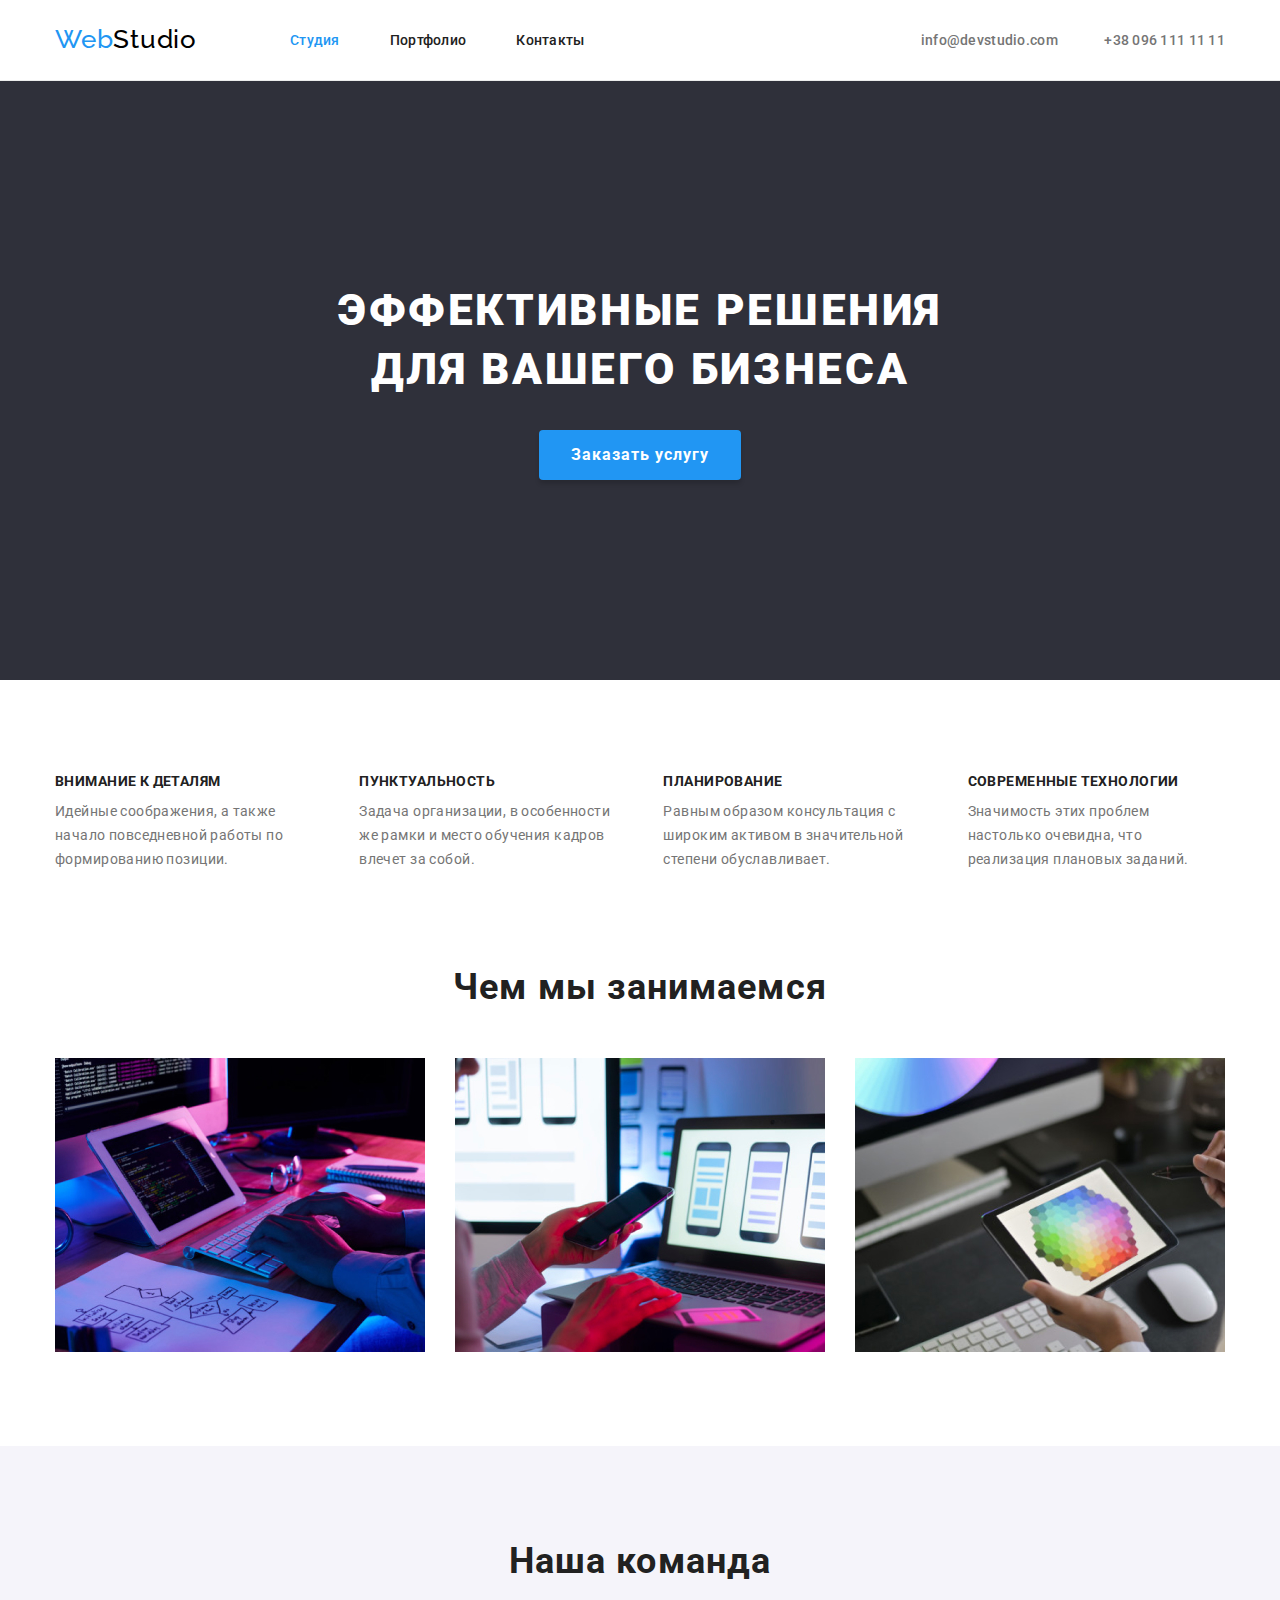
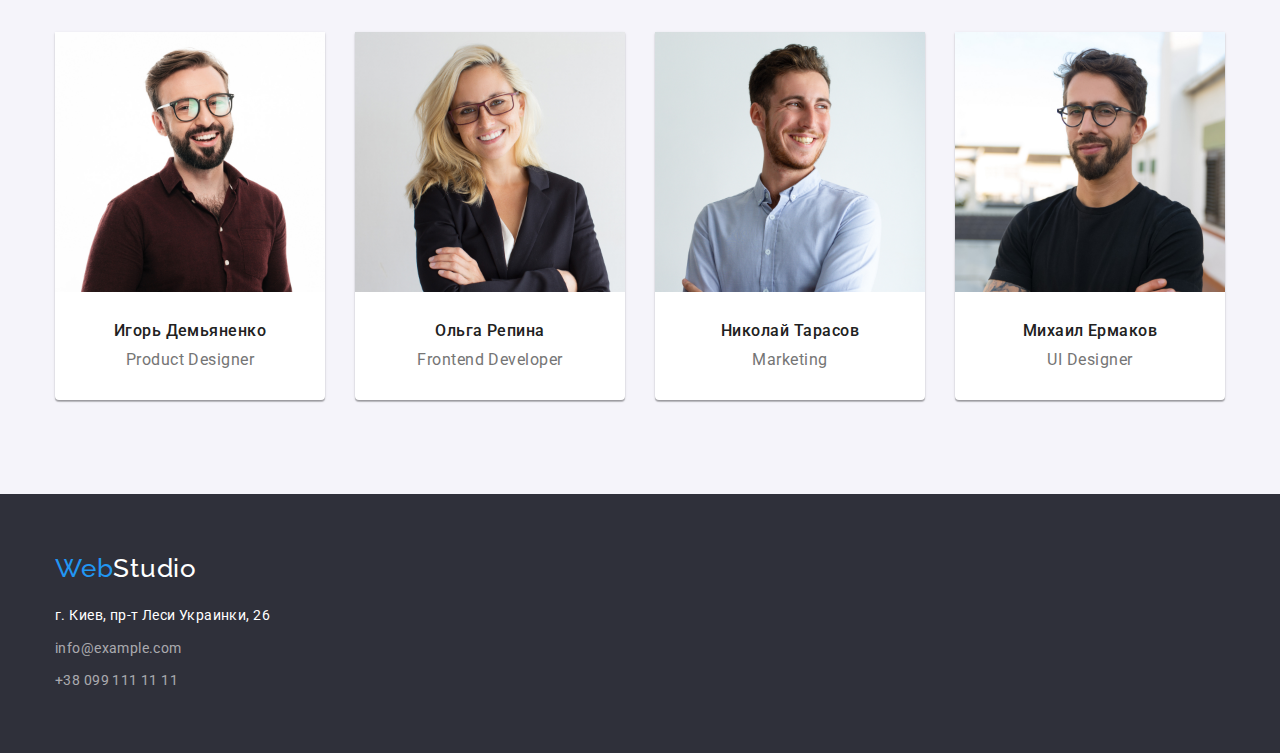
<file: index.html>
<!DOCTYPE html>
<html lang="ru">
<head>
    <meta charset="UTF-8">
    <meta http-equiv="X-UA-Compatible" content="IE=edge">
    <meta name="viewport" content="width=device-width, initial-scale=1.0">
    <title>Студия</title>
    
    <link rel="preconnect" href="https://fonts.googleapis.com">
    <link rel="preconnect" href="https://fonts.gstatic.com" crossorigin>
    <link href="https://fonts.googleapis.com/css2?family=Raleway:wght@700&family=Roboto:wght@400;500;700;900&display=swap"
        rel="stylesheet">
    <link rel="stylesheet" href="./css/modern-normalize.css">
    <link rel="stylesheet" href="./css/styles.css">
</head>
<body>
    <header class="header">
        <div class="container">
            <div class="header-inner">
                        <a href="./index.html" lang="en" class="logo links"><span class="logo-web">Web</span><span
                                class="logo-studio">Studio</span></a>
                        <nav>
                            <ul class="pages list ">
                                <li class="pages-list">
                                    <a href="./index.html" class="pages-list-links links current">Студия</a>
                                </li>
                                <li class="pages-list">
                                    <a href="./portfolio.html" class="pages-list-links links">Портфолио</a>
                                </li>
                                <li class="pages-list">
                                    <a href="#" class="pages-list-links links">Контакты</a>
                                </li>
                            </ul>
                        </nav>
                        <ul class="header-contacts list">
                            <li class="header-contacts-list">
                                <a href="mailto:info@devstudio.com" class="header-contacts-links links">info@devstudio.com</a>
                            </li>
                            <li class="header-contacts-list">
                                <a href="tel:+380961111111" class="header-contacts-links links">+38 096 111 11 11</a>
                            </li>
                        </ul>
            </div>
        </div>
    </header>
    <main>
        <section class="section hero">
            <div class="container">
                <h1 class="main-title">Эффективные решения<br/>для вашего бизнеса</h1>
                <button class="interaction" type="button">Заказать услугу</button>
            </div>
        </section>
        <section class="section benefits">
            <div class="benefits-container container">
                <h2 class="visually-hidden">Наши преимущества</h2>
                <ul class="benefits-list list">
                    <li class="benefits-item">
                        <h3 class="benefits-title">
                            Внимание к деталям
                        </h3>
                        <p class="benefits-description">
                            Идейные соображения, а также начало повседневной работы по формированию позиции.
                        </p>
                    </li>
                    <li class="benefits-item">
                        <h3 class="benefits-title">
                            Пунктуальность
                        </h3>
                        <p class="benefits-description">
                            Задача организации, в особенности же рамки и место обучения кадров влечет за собой.
                        </p>
                    </li>
                    <li class="benefits-item">
                        <h3 class="benefits-title">
                            Планирование
                        </h3>
                        <p class="benefits-description">
                            Равным образом консультация с широким активом в значительной степени обуславливает.
                        </p>
                    </li>
                    <li class="benefits-item">
                        <h3 class="benefits-title">
                            Современные технологии
                        </h3>
                        <p class="benefits-description">
                            Значимость этих проблем настолько очевидна, что реализация плановых заданий.
                        </p>
                    </li>
                </ul>
            </div>
        </section>
        <section class="section">
            <div class="container">
                <h2 class="activity-title">
                    Чем мы занимаемся
                </h2>
                <ul class="activity-list list">
                    <li><img src="./images/image-1.jpg" alt="Разработка сайтов" width="370" /></li>
                    <li><img src="./images/image-2.jpg" alt="Разработка приложений" width="370" /></li>
                    <li><img src="./images/image-3.jpg" alt="Дизайн" width="370" /></li>
                </ul>
            </div>
        </section>
        <section class="team-section section">
            <div class="container">
                <h2 class="team-title">
                    Наша команда
                </h2>
                <ul class="team-list list">
                    <li class="team-card">
                        <img src="./images/team-1.jpg" alt="Product Designer" width="270" />
                        <div class="team-member">
                            <h3 class="team-name">Игорь Демьяненко</h3>
                            <p class="team-job" lang="en">Product Designer</p>
                        </div>
                    </li>
                    <li class="team-card">
                        <img src="./images/team-2.jpg" alt="Frontend Developer" width="270" />
                        <div class="team-member">
                            <h3 class="team-name">Ольга Репина</h3>
                            <p class="team-job" lang="en">Frontend Developer</p>
                        </div>
                    </li>
                    <li class="team-card">
                        <img src="./images/team-3.jpg" alt="Marketing" width="270" />
                        <div class="team-member">
                            <h3 class="team-name">Николай Тарасов</h3>
                            <p class="team-job" lang="en">Marketing</p>
                        </div>
                    </li>
                    <li class="team-card">
                        <img src="./images/team-4.jpg" alt="UI Designer" width="270" />
                        <div class="team-member">
                            <h3 class="team-name">Михаил Ермаков</h3>
                            <p class="team-job" lang="en">UI Designer</p>
                        </div>
                    </li>
                </ul>
            </div>
        </section>
    </main>
    <footer class="footer">
        <div class="container">
                    <a href="./index.html" lang="en" class="footer-logo links"><span class="logo-web">Web</span><span
                            class="logo-studio-footer">Studio</span></a>
                    <address class="address">
                        <ul class="address-list list">
                            <li class="address-item"><a class="map-link footer-links" target="_blank"
                                    href="https://www.google.com/maps/place/%D0%B1%D1%83%D0%BB%D1%8C%D0%B2%D0%B0%D1%80+%D0%9B%D0%B5%D1%81%D1%96+%D0%A3%D0%BA%D1%80%D0%B0%D1%97%D0%BD%D0%BA%D0%B8,+26,+%D0%9A%D0%B8%D1%97%D0%B2,+02000/@50.4265807,30.5383858,17z/data=!3m1!4b1!4m5!3m4!1s0x40d4cf0e033ecbe9:0x57a4dffefec77da0!8m2!3d50.4265807!4d30.5383858">г.
                                    Киев, пр-т Леси Украинки, 26</a></li>
                            <li class="address-item"><a class="footer-contacts footer-links" href="mailto:info@example.com">info@example.com</a></li>
                            <li class="address-item"><a class="footer-contacts footer-links" href="tel:+380991111111">+38 099 111 11 11</a></li>
                        </ul>
                    </address>
        </div>
    </footer>
</body>
</html>
</file>
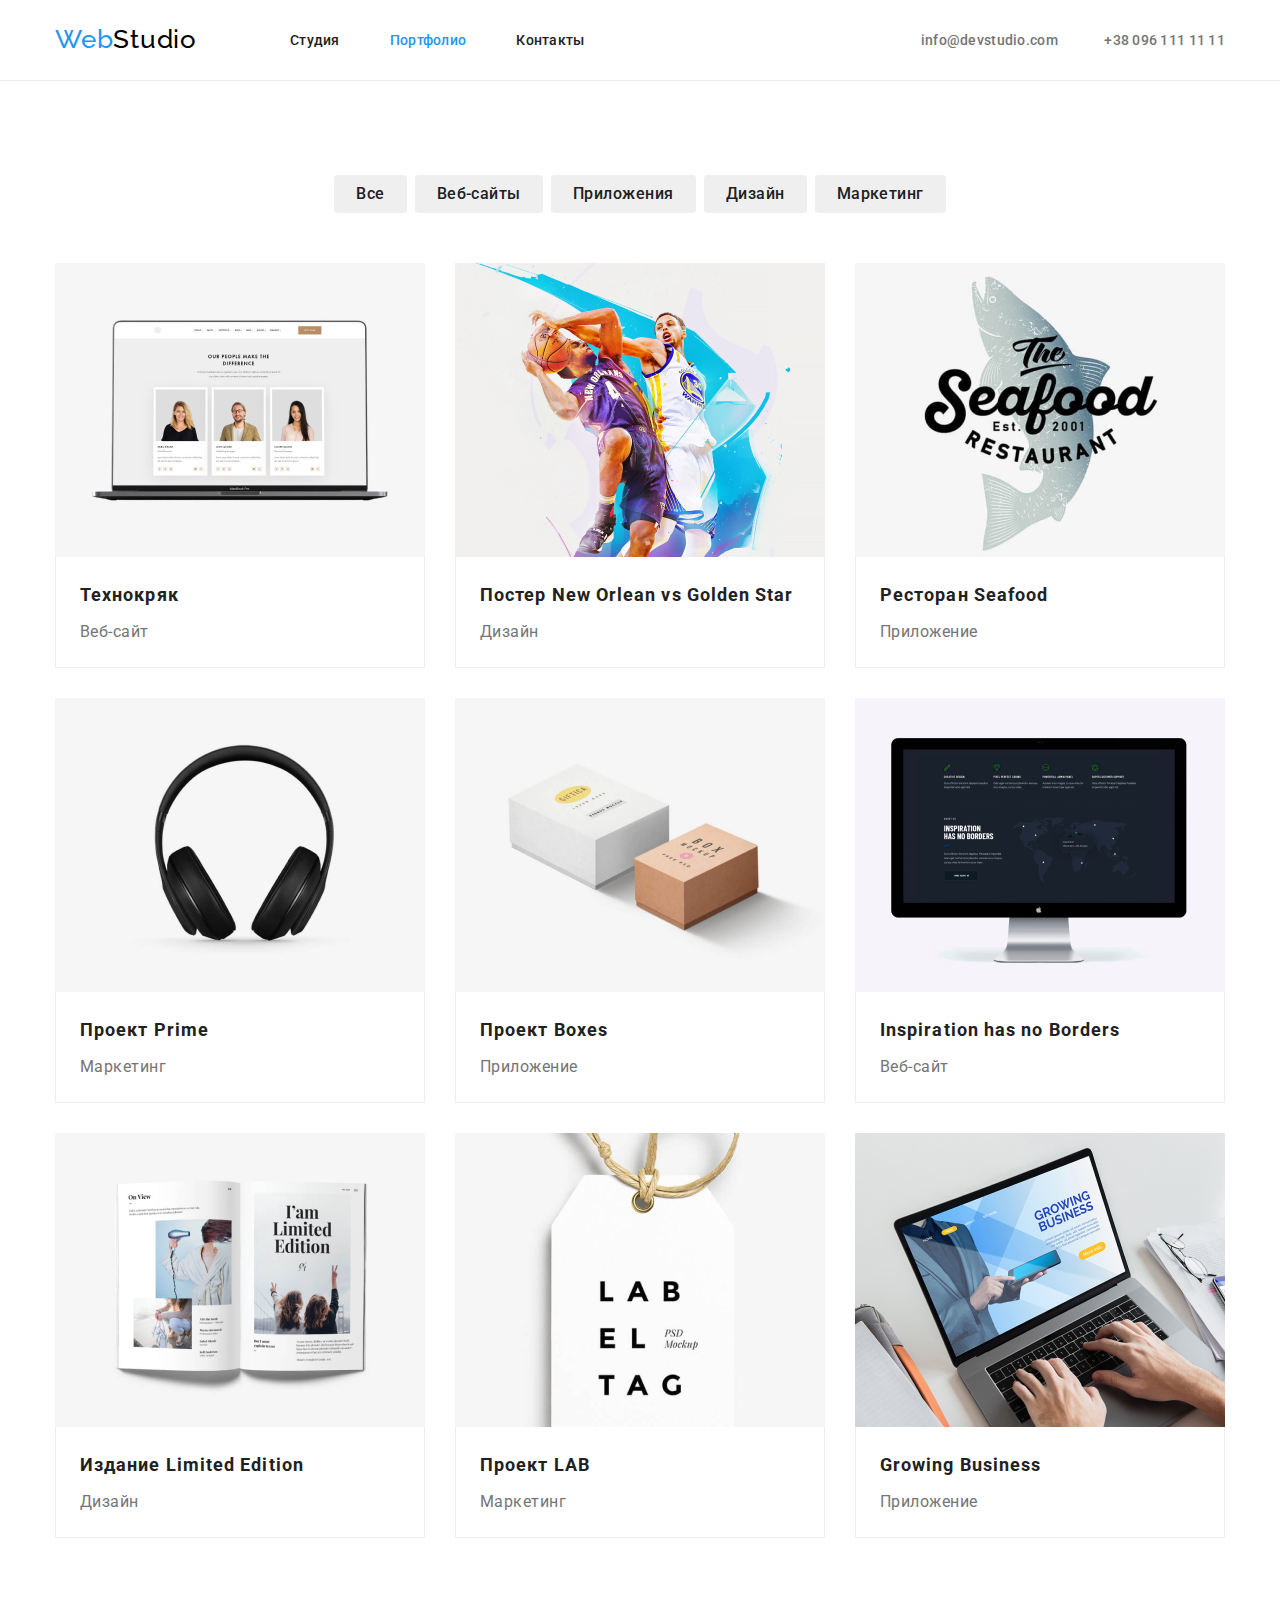
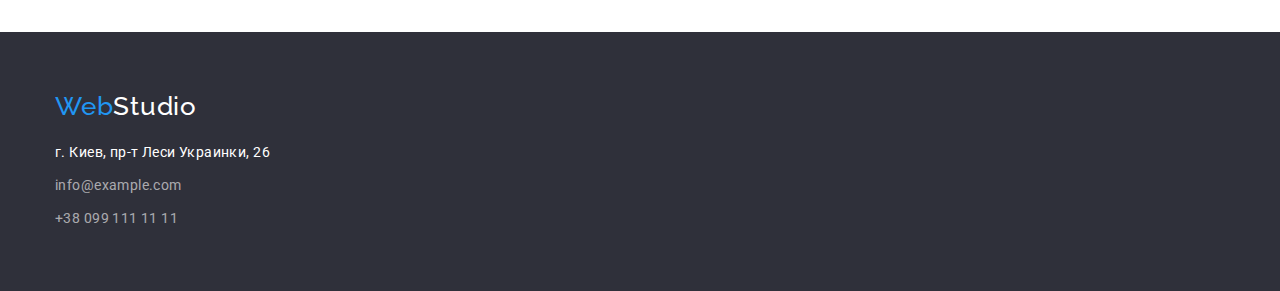
<file: portfolio.html>
<!DOCTYPE html>
<html lang="ru">
  <head>
    <meta charset="UTF-8" />
    <meta http-equiv="X-UA-Compatible" content="IE=edge" />
    <meta name="viewport" content="width=device-width, initial-scale=1.0" />
    <title>Портфолио</title>
    
    <link rel="preconnect" href="https://fonts.googleapis.com">
    <link rel="preconnect" href="https://fonts.gstatic.com" crossorigin>
    <link href="https://fonts.googleapis.com/css2?family=Raleway:wght@700&family=Roboto:wght@400;500;700;900&display=swap"
        rel="stylesheet">

    <link rel="stylesheet" href="./css/modern-normalize.css">
    <link rel="stylesheet" href="./css/styles.css" />
  </head>
  <body>
    <header class="header">
      <div class="container">
        <div class="header-inner">
          <a href="./index.html" lang="en" class="logo links"><span class="logo-web">Web</span><span
              class="logo-studio">Studio</span></a>
          <nav>
            <ul class="pages list ">
              <li class="pages-list">
                <a href="./index.html" class="pages-list-links links">Студия</a>
              </li>
              <li class="pages-list">
                <a href="./portfolio.html" class="pages-list-links links current">Портфолио</a>
              </li>
              <li class="pages-list">
                <a href="#" class="pages-list-links links">Контакты</a>
              </li>
            </ul>
          </nav>
          <ul class="header-contacts list">
            <li class="header-contacts-list">
              <a href="mailto:info@devstudio.com" class="header-contacts-links links">info@devstudio.com</a>
            </li>
            <li class="header-contacts-list">
              <a href="tel:+380961111111" class="header-contacts-links links">+38 096 111 11 11</a>
            </li>
          </ul>
        </div>
      </div>
    </header>
    <main>
        <section class="section">
          <div class="container">
                        <h1 class="visually-hidden">Портфолио</h1>
                        <ul class="filter-list list">
                          <li class="filter-item"><button class="filter-button" type="button">Все</button></li>
                          <li class="filter-item"><button class="filter-button" type="button">Веб-сайты</button></li>
                          <li class="filter-item"><button class="filter-button" type="button">Приложения</button></li>
                          <li class="filter-item"><button class="filter-button" type="button">Дизайн</button></li>
                          <li class="filter-item"><button class="filter-button" type="button">Маркетинг</button></li>
                        </ul>
                        <ul class="portfolio-set list">
                          <li class="portfolio-card">
                            <article class="card">
                              <div class="card-thumb">
                                <img src="./images/portfolio-1.jpg" alt="ноутбук" width="370" />
                              </div>
                              <div class="card-content">
                                <h2 class="portfolio-name">Технокряк</h2>
                                <p class="portfolio-item">Веб-сайт</p>
                              </div>
                            </article>
                          </li>
                          <li class="portfolio-card">
                            <article class="card">
                              <div class="card-thumb">
                                <img src="./images/portfolio-2.jpg" alt="баскетбол" width="370" />
                              </div>
                              <div class="card-content">
                                <h2 class="portfolio-name">Постер New Orlean vs Golden Star</h2>
                                <p class="portfolio-item">Дизайн</p>
                              </div>
                            </article>
                          </li>
                          <li class="portfolio-card">
                            <article class="card">
                              <div class="card-thumb">
                                <img src="./images/portfolio-3.jpg" alt="рыба" width="370" />
                              </div>
                              <div class="card-content">
                                <h2 class="portfolio-name">Ресторан Seafood</h2>
                                <p class="portfolio-item">Приложение</p>
                              </div>
                            </article>
                          </li>
                          <li class="portfolio-card">
                            <article class="card">
                              <div class="card-thumb">
                                <img src="./images/portfolio-4.jpg" alt="наушники" width="370" />
                              </div>
                              <div class="card-content">
                                <h2 class="portfolio-name">Проект Prime</h2>
                                <p class="portfolio-item">Маркетинг</p>
                              </div>
                            </article>
                          </li>
                          <li class="portfolio-card">
                            <article class="card">
                              <div class="card-thumb">
                                <img src="./images/portfolio-5.jpg" alt="коробки" width="370" />
                              </div>
                              <div class="card-content">
                                <h2 class="portfolio-name">Проект Boxes</h2>
                                <p class="portfolio-item">Приложение</p>
                              </div>
                            </article>
                          </li>
                          <li class="portfolio-card">
                            <article class="card">
                              <div class="card-thumb">
                                <img src="./images/portfolio-6.jpg" alt="компьютер" width="370" />
                              </div>
                              <div class="card-content">
                                <h2 class="portfolio-name">Inspiration has no Borders</h2>
                                <p class="portfolio-item">Веб-сайт</p>
                              </div>
                            </article>
                          </li>
                          <li class="portfolio-card">
                            <article class="card">
                              <div class="card-thumb">
                                <img src="./images/portfolio-7.jpg" alt="журнал" width="370" />
                              </div>
                              <div class="card-content">
                                <h2 class="portfolio-name">Издание Limited Edition</h2>
                                <p class="portfolio-item">Дизайн</p>
                              </div>
                            </article>
                          </li>
                          <li class="portfolio-card">
                            <article class="card">
                              <div class="card-thumb">
                                <img src="./images/portfolio-8.jpg" alt="бирка" width="370" />
                              </div>
                              <div class="card-content">
                                <h2 class="portfolio-name">Проект LAB</h2>
                                <p class="portfolio-item">Маркетинг</p>
                              </div>
                            </article>
                          </li>
                          <li class="portfolio-card">
                            <article class="card">
                              <div class="card-thumb">
                                <img src="./images/portfolio-9.jpg" alt="продвижение" width="370" />
                              </div>
                              <div class="card-content">
                                <h2 class="portfolio-name">Growing Business</h2>
                                <p class="portfolio-item">Приложение</p>
                              </div>
                            </article>
                          </li>
                        </ul>
          </div>
        </section>
    </main>
    <footer class="footer">
      <div class="container">
        <a href="./index.html" lang="en" class="footer-logo links"><span class="logo-web">Web</span><span
            class="logo-studio-footer">Studio</span></a>
        <address class="address">
          <ul class="address-list list">
            <li class="address-item"><a class="map-link footer-links" target="_blank"
                href="https://www.google.com/maps/place/%D0%B1%D1%83%D0%BB%D1%8C%D0%B2%D0%B0%D1%80+%D0%9B%D0%B5%D1%81%D1%96+%D0%A3%D0%BA%D1%80%D0%B0%D1%97%D0%BD%D0%BA%D0%B8,+26,+%D0%9A%D0%B8%D1%97%D0%B2,+02000/@50.4265807,30.5383858,17z/data=!3m1!4b1!4m5!3m4!1s0x40d4cf0e033ecbe9:0x57a4dffefec77da0!8m2!3d50.4265807!4d30.5383858">г.
                Киев, пр-т Леси Украинки, 26</a></li>
            <li class="address-item"><a class="footer-contacts footer-links"
                href="mailto:info@example.com">info@example.com</a></li>
            <li class="address-item"><a class="footer-contacts footer-links" href="tel:+380991111111">+38 099 111 11 11</a>
            </li>
          </ul>
        </address>
      </div>
    </footer>
  </body>
</html>
</file>
<file: css/styles.css>
html {
	box-sizing: border-box;
}

h1,
h2,
h3,
h4,
h5,
h6,
p {
	margin-top: 0;
    margin-bottom: 0;
}

img {
	display: block;
	max-width: 100%;
	height: auto;
}

:root {
    --brand-color: #2196f3;
    --brand-color-buttons-hover: #188ce8;
    --hero-and-footer-color: #2f303a;
    --selection-color: #badefe;
    --logo-studio-color: #000; 
    --logo-studio-footer-color: #fff;
}

body {
    font-family: 'Roboto', 'Helvetica', sans-serif;
    color: #212121;
    
}

::selection {
    background-color: var(--selection-color);
}

.links {
    text-decoration: none;
    font-weight: 500;
    font-size: 14px;
    line-height: 1.14;
    letter-spacing: 0.02em;
    color: inherit;
}

.links:hover,
.links:focus {
    color: var(--brand-color);
    outline: none;
}

.links.current {
    color: var(--brand-color);
}

.list {
    list-style: none;
    padding-left: 0;
	margin: 0;
}

.container {
    width: 100%;
    width: 1200px;
    margin: 0 auto;
    padding-left: 15px;
    padding-right: 15px;
}

.section {
    padding-top: 94px;
    padding-bottom: 94px;
}

/* header *//* header *//* header *//* header *//* header *//* header *//* header *//* header *//* header *//* header */

.header {
    border-bottom: 1px solid #ececec;
}

.header-inner {
    display: flex;
    align-items: center;
}

.logo {
 padding-top: 25px;
    padding-bottom: 25px;
    margin-right: 93px;
}

.logo-web {
   
    font-family: 'Raleway';
    font-size: 26px;
    letter-spacing: 0.03em;
    color: var(--brand-color);
}

.logo-studio {
    padding-top: 25px;
    padding-bottom: 25px;
    font-family: 'Raleway';
    font-size: 26px;
    letter-spacing: 0.03em;
    color: var(--logo-studio-color);
    
}

.pages {
    display: flex;
    flex-basis: 25%;
    justify-content: space-between;
}

.pages-list + .pages-list {
    margin-left: 50px;
}

.pages-list-links {
    padding-top: 32px;
    padding-bottom: 32px;
}

.header-contacts {
    flex-basis: 26%;
    display: flex;
    margin-left: auto;
    justify-content: space-between;
}

.header-contacts-links {
    padding-top: 32px;
    padding-bottom: 32px;
    font-weight: 500;
    font-size: 14px;
    line-height: 1.14;
    letter-spacing: 0.02em;
    color: #757575;
}

/* main *//* main *//* main *//* main *//* main *//* main *//* main *//* main *//* main *//* main *//* main *//* main */

.hero {
    background-color: var(--hero-and-footer-color);
    padding-top: 200px;
    padding-bottom: 200px;
}

.visually-hidden {
  position: absolute;
  width: 1px;
  height: 1px;
  margin: -1px;
  border: 0;
  padding: 0;
  white-space: nowrap;
  clip-path: inset(100%);
  clip: rect(0 0 0 0);
  overflow: hidden;
}

.main-title {
    font-weight: 900;
    font-size: 44px;
    line-height: 1.36;
    text-align: center;
    letter-spacing: 0.06em;
    text-transform: uppercase;
    color: #fff;
    margin-bottom: 30px;
}

.interaction {
    display: block;
    margin: 0 auto;
    border-style: none;
    cursor: pointer;
    font-family: inherit;
    font-weight: 700;
    font-size: 16px;
    line-height: 1.88;
    letter-spacing: 0.06em;
    color: #fff;
    padding: 10px 32px;
    background: var(--brand-color);
    box-shadow: 0px 4px 4px rgba(0, 0, 0, 0.15);
    border-radius: 4px;
}

.interaction:hover {
    background: var(--brand-color-buttons-hover);
    box-shadow: 0px 4px 4px rgba(0, 0, 0, 0.15);
}

.interaction:focus {
    outline: none;
    background: var(--brand-color-buttons-hover);
    box-shadow: 0px 4px 4px rgba(0, 0, 0, 0.15);
}

/* .benefits *//* .benefits *//* .benefits *//* .benefits *//* .benefits *//* .benefits *//* .benefits */

.benefits {
    padding-bottom: 0;
}

.benefits-list {
    display: flex;
    justify-content: space-between;
}

.benefits-item {
    flex-basis: 22%;
}

.benefits-title {
    font-weight: 700;
    font-size: 14px;
    line-height: 1.14;
    letter-spacing: 0.03em;
    text-transform: uppercase;
    padding-bottom: 10px;
}

.benefits-description {
    font-size: 14px;
    line-height: 1.71;
    letter-spacing: 0.03em;
    color: #757575;
}

/* .activity *//* .activity *//* .activity *//* .activity *//* .activity *//* .activity */

.activity-title{
    font-weight: 700;
    font-size: 36px;
    line-height: 1.17;
    text-align: center;
    letter-spacing: 0.03em;
    margin-bottom: 50px;
}

.activity-list {
    display: flex;
    justify-content: space-between;
}

/* team *//* team *//* team *//* team *//* team *//* team *//* team *//* team *//* team */

.team-section {
    background-color: #f5f4fa;
}

.team-title {
    font-weight: 700;
    font-size: 36px;
    line-height: 1.17;
    text-align: center;
    letter-spacing: 0.03em;
    margin-bottom: 50px;
}

.team-list {
    display: flex;
    justify-content: space-between;
}

.team-card {
    background: #fff;
    box-shadow: 0px 1px 3px rgba(0, 0, 0, 0.12), 0px 1px 1px rgba(0, 0, 0, 0.14), 0px 2px 1px rgba(0, 0, 0, 0.2);
    border-radius: 0px 0px 4px 4px;
}

.team-name {
    font-weight: 500;
    font-size: 16px;
    line-height: 1.18;
    text-align: center;
    letter-spacing: 0.03em;
    margin-bottom: 10px;
}

.team-job {
    font-size: 16px;
    line-height: 1.18;
    text-align: center;
    letter-spacing: 0.03em;
    color: #757575;
}

.team-member {
    padding: 30px;
}

/* portfolio *//* portfolio *//* portfolio *//* portfolio *//* portfolio *//* portfolio *//* portfolio *//* portfolio *//* portfolio */

.filter-list{
    display: flex;
    justify-content: center;
    margin-bottom: 50px;
}

.filter-item + .filter-item {
    margin-left: 8px;
}

.filter-button {
    padding: 6px 22px;
    font-family: inherit;
    color: inherit;
    font-weight: 500;
    font-size: 16px;
    line-height: 1.62;
    text-align: center;
    letter-spacing: 0.03em;
    border-style: none;
    border-radius: 4px;
}

.filter-button:hover,
.filter-button:focus {
    outline: none;
    cursor: pointer;
    background: var(--brand-color);
    color: #fff;
    box-shadow: 0px 3px 1px rgba(0, 0, 0, 0.1), 0px 1px 2px rgba(0, 0, 0, 0.08), 0px 2px 2px rgba(0, 0, 0, 0.12);
} 

.portfolio-set {
    display: flex;
    flex-wrap: wrap;
    justify-content: center;
    margin-left: -30px;
    margin-top: -30px;
}

.portfolio-card {
    box-sizing: border-box;
    background: #fff;
    margin-left: 30px;
    margin-top: 30px;
}

.portfolio-name {
    font-weight: 700;
    font-size: 18px;
    line-height: 2;
    letter-spacing: 0.06em;
}

.portfolio-item {
    font-weight: 400;
    font-size: 16px;
    line-height: 1.88;
    letter-spacing: 0.03em;
    color: #757575;
    margin-top: 4px;
}

.card-content {
    padding: 20px 24px;
    border: 1px solid #eee;
    border-top: none;
}

/* footer *//* footer *//* footer *//* footer *//* footer *//* footer *//* footer *//* footer *//* footer *//* footer */

.footer {
    background-color: var(--hero-and-footer-color);
    padding-top: 60px;
    padding-bottom: 60px;
}

.footer-logo {
    display: block;
    margin-bottom: 20px;
}

.logo-studio-footer {
    font-family: 'Raleway';
    font-size: 26px;
    letter-spacing: 0.03em;
    color: var(--logo-studio-footer-color); 
}

.address {
    font-style: normal;
    font-size: 14px;
    line-height: 1.7;
    letter-spacing: 0.03em;
}

.footer-links {
    text-decoration: none;
}

.map-link {
    color: #fff;
}

.footer-contacts {
    color: rgba(255, 255, 255, 0.6);
}

.address-item:not(:last-child) {
    margin-bottom: 9px;
}
</file>
